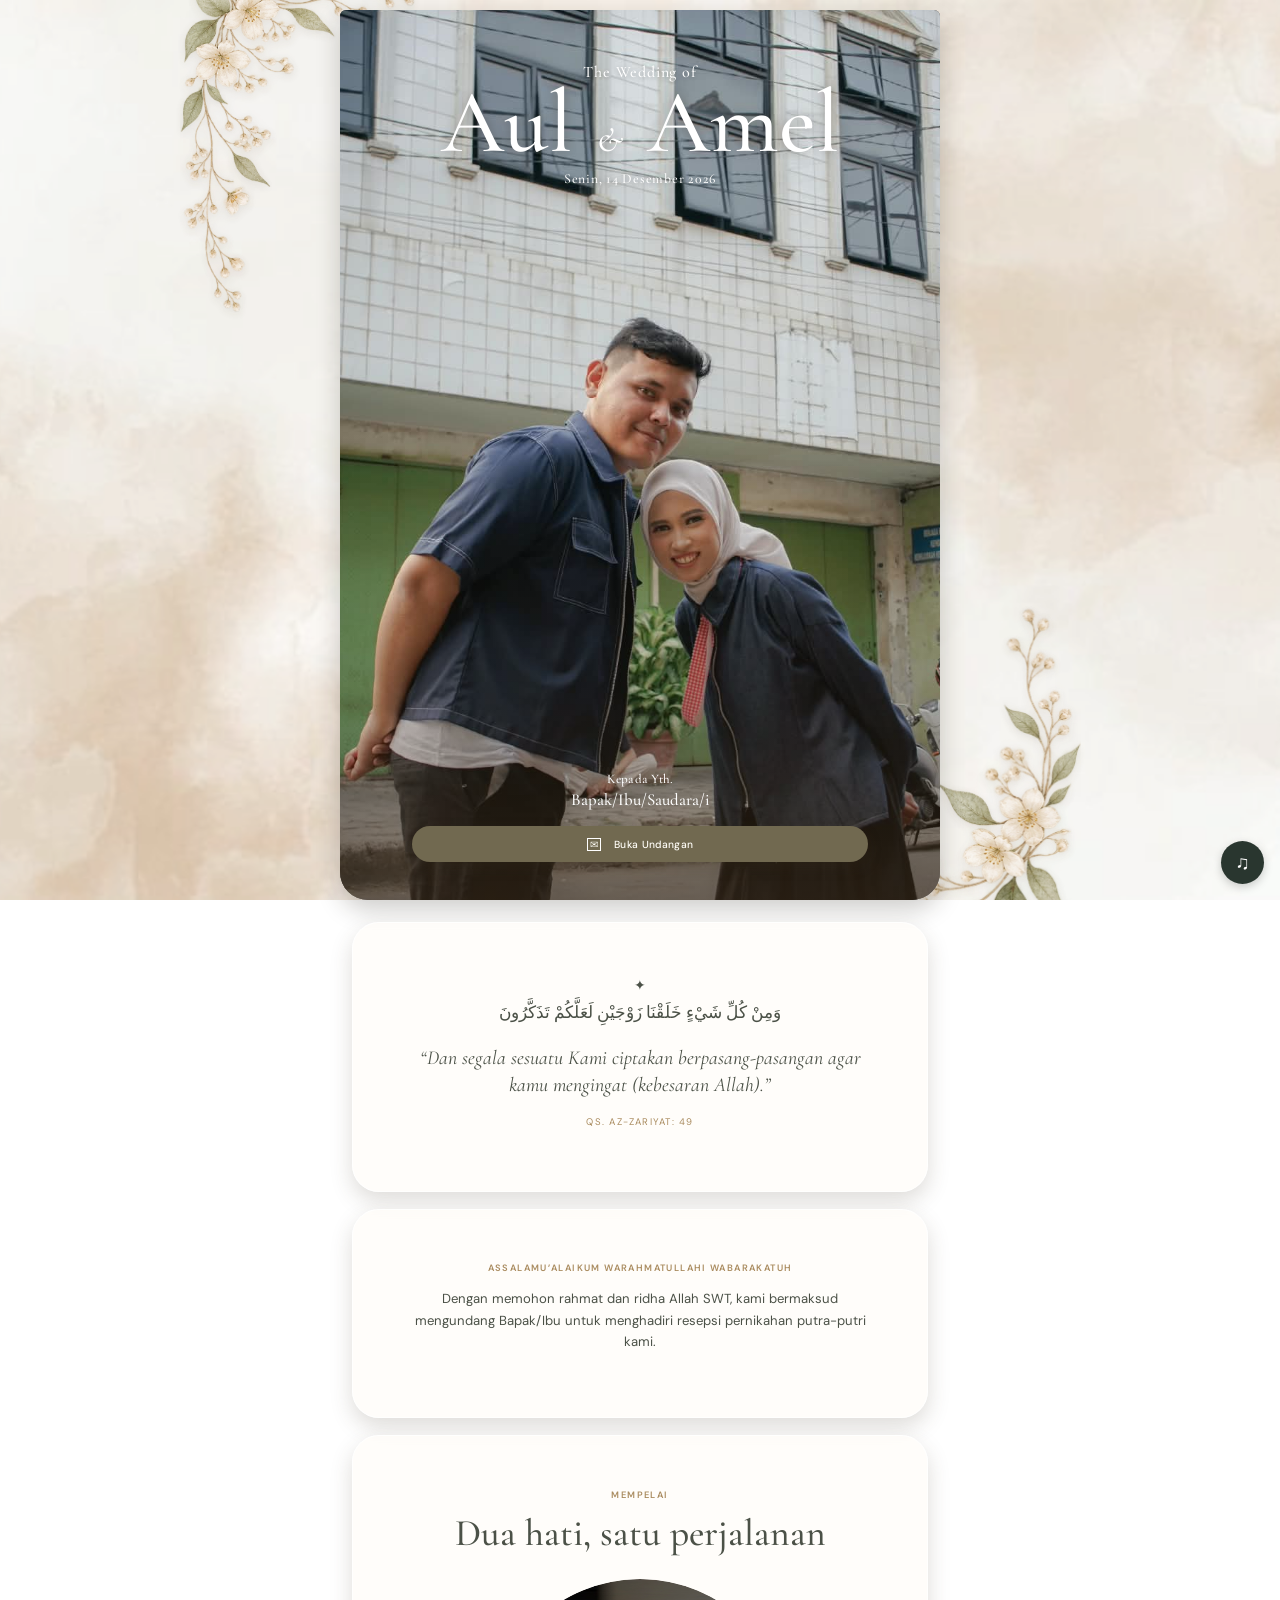
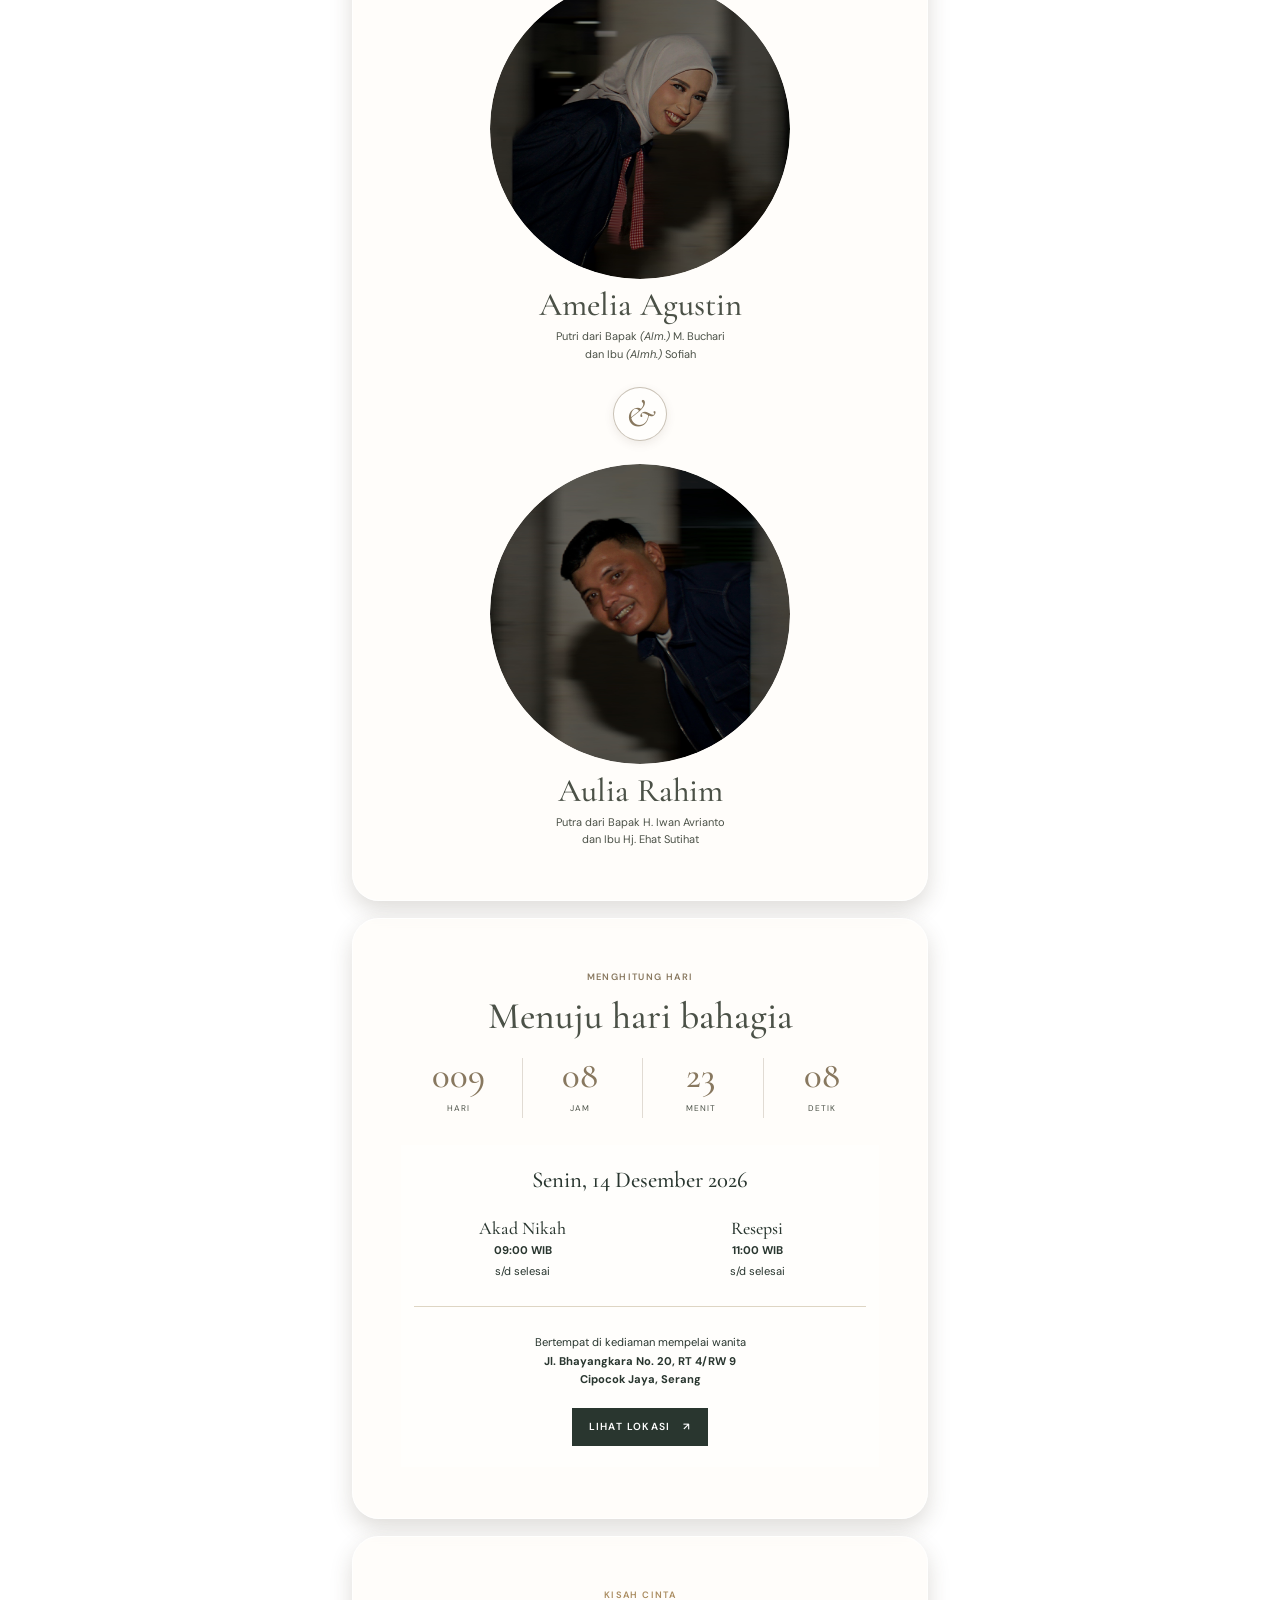
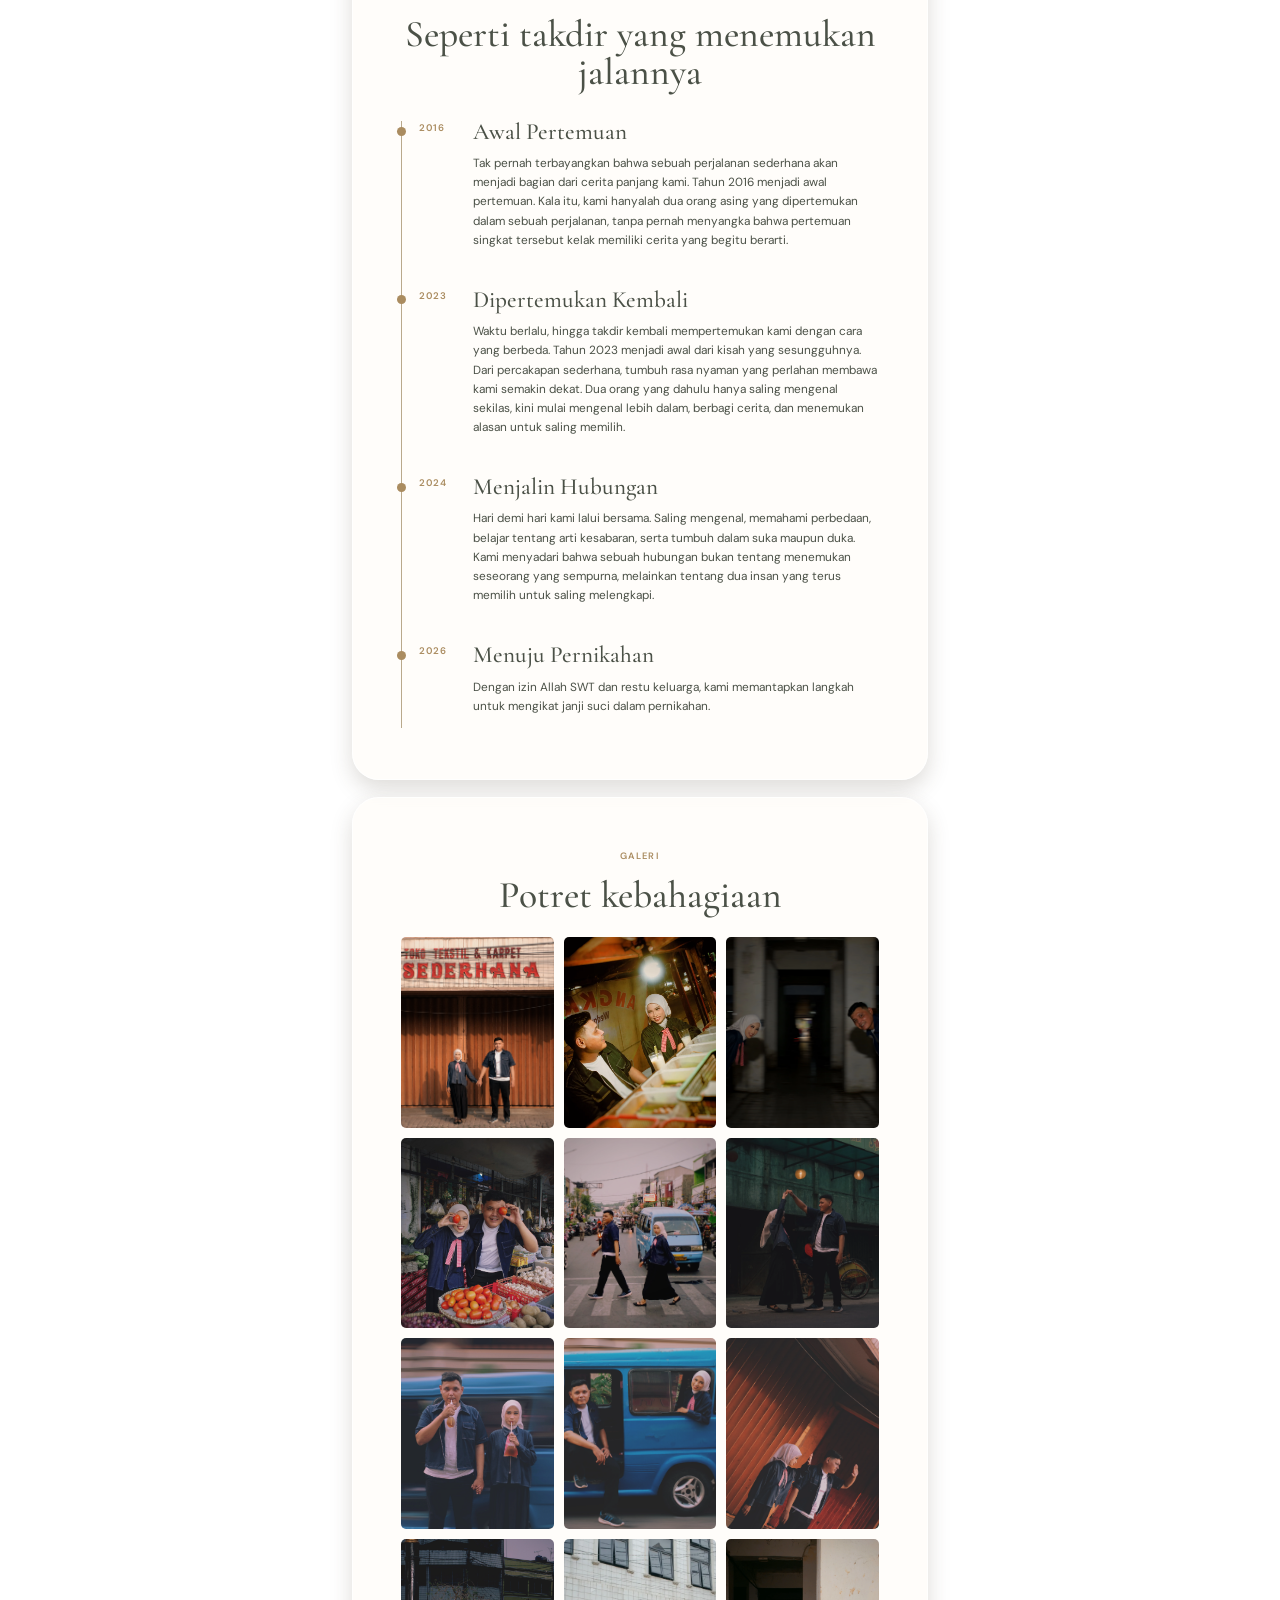
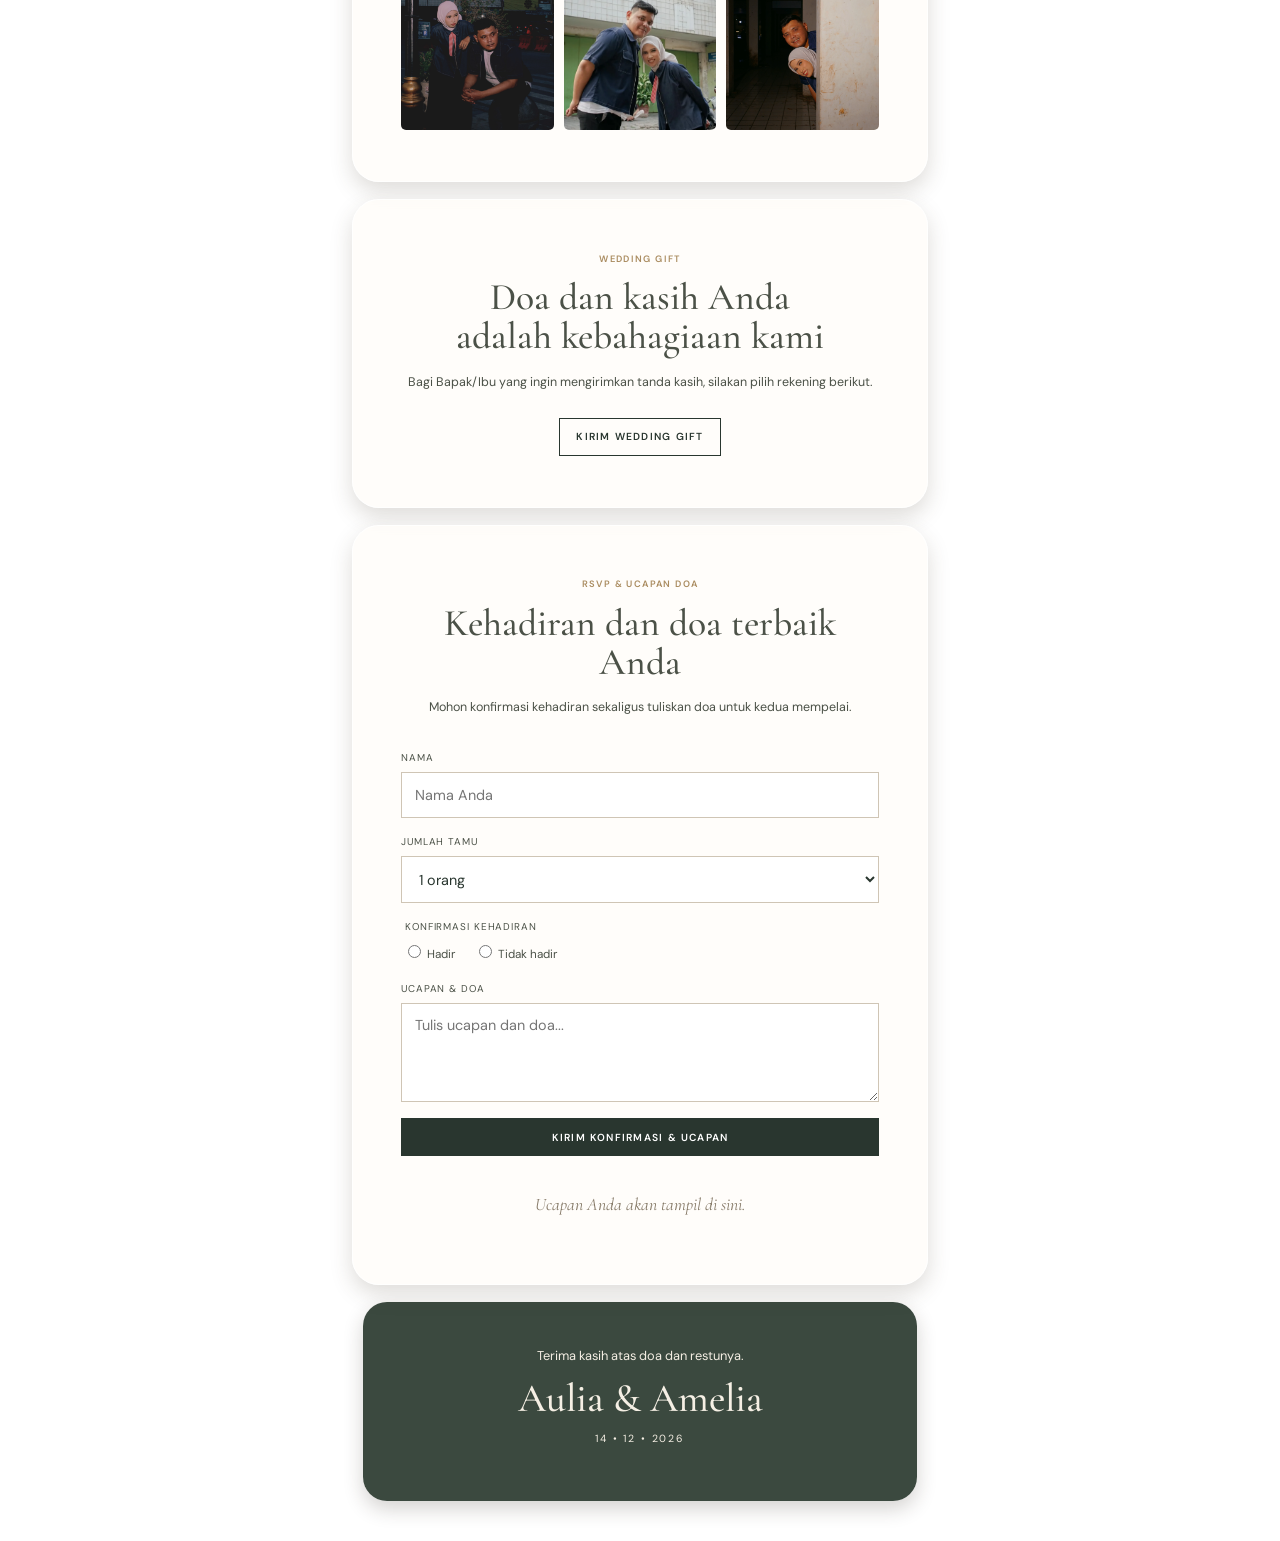
<file: index.html>
<!doctype html>
<html lang="id">
<head>
  <meta charset="utf-8">
  <meta name="viewport" content="width=device-width, initial-scale=1">
  <meta name="theme-color" content="#334238">
  <meta name="description" content="Undangan pernikahan Aulia Rahim dan Amelia Agustin">
  <link rel="canonical" href="https://undanganhati.github.io/">
  <meta property="og:type" content="website">
  <meta property="og:site_name" content="Undangan Aulia & Amelia">
  <meta property="og:title" content="Aul & Amel — Undangan Pernikahan">
  <meta property="og:description" content="Senin, 14 Desember 2026. Kami mengundang Anda untuk turut berbagi kebahagiaan.">
  <meta property="og:url" content="https://undanganhati.github.io/">
  <meta property="og:image" content="https://undanganhati.github.io/assets/photos/cover-photo-placeholder.jpeg">
  <meta property="og:image:alt" content="Aulia Rahim dan Amelia Agustin">
  <meta name="twitter:card" content="summary_large_image">
  <title>Aul & Amel — Undangan Pernikahan</title>
  <link rel="preconnect" href="https://fonts.googleapis.com">
  <link rel="preconnect" href="https://fonts.gstatic.com" crossorigin>
  <link href="https://fonts.googleapis.com/css2?family=Cormorant+Garamond:ital,wght@0,400;0,500;0,600;1,500&family=DM+Sans:wght@400;500;600&display=swap" rel="stylesheet">
  <link rel="stylesheet" href="style.css">
  <link rel="stylesheet" href="cover.css">
  <link rel="stylesheet" href="floral.css">
  <link rel="stylesheet" href="redesign.css">
</head>
<body class="is-locked">
  <audio id="bgMusic" loop preload="none"><source src="assets/music/bg-music.mp3" type="audio/mpeg"></audio>
  <div class="page-background" aria-hidden="true"></div>
  <div class="floral-layer" aria-hidden="true">
    <i class="floral floral-top-left"></i><i class="floral floral-center"></i><i class="floral floral-bottom-right"></i>
  </div>

  <main>
    <section class="cover" id="cover" aria-label="Sampul undangan">
      <div class="cover-image" role="img" aria-label="Placeholder foto pasangan pengantin"></div><div class="grain"></div>
      <div class="cover-content">
        <p class="cover-kicker">The Wedding of</p>
        <h1>Aul <span>&amp;</span> Amel</h1>
        <p class="cover-date">Senin, 14 Desember 2026</p>
        <div class="guest"><span>Kepada Yth.</span><strong id="guestName">Bapak/Ibu/Saudara/i</strong></div>
        <button class="button button-cover" id="openInvitation"><span class="envelope" aria-hidden="true">✉</span> Buka Undangan</button>
      </div>
    </section>

    <div id="invitation" aria-hidden="true">
      <section class="section quote-section">
        <div class="leaf leaf-left">✦</div>
        <p class="arabic">وَمِنْ كُلِّ شَيْءٍ خَلَقْنَا زَوْجَيْنِ لَعَلَّكُمْ تَذَكَّرُونَ</p>
        <blockquote>“Dan segala sesuatu Kami ciptakan berpasang-pasangan agar kamu mengingat (kebesaran Allah).”</blockquote>
        <p class="citation">QS. Az-Zariyat: 49</p>
      </section>

      <section class="section welcome">
        <p class="eyebrow">Assalamu’alaikum warahmatullahi wabarakatuh</p>
        <p>Dengan memohon rahmat dan ridha Allah SWT, kami bermaksud mengundang Bapak/Ibu untuk menghadiri resepsi pernikahan putra-putri kami.</p>
      </section>

      <section class="couple section" id="mempelai">
        <p class="eyebrow">Mempelai</p>
        <h2>Dua hati, satu perjalanan</h2>
        <div class="people">
          <article class="person"><img src="assets/photos/bride-placeholder.png"><h3>Amelia Agustin</h3><p>Putri dari Bapak <em>(Alm.)</em> M. Buchari <br>dan Ibu <em>(Almh.)</em> Sofiah</p></article>
          <div class="ampersand">&amp;</div>
          <article class="person"><img src="assets/photos/groom-placeholder.png"><h3>Aulia Rahim</h3><p>Putra dari Bapak H. Iwan Avrianto<br>dan Ibu Hj. Ehat Sutihat</p></article>
        </div>
      </section>

      <section class="event section" id="acara">
        <p class="eyebrow light">Menghitung Hari</p><h2>Menuju hari bahagia</h2>
        <div class="countdown" aria-label="Hitung mundur menuju akad"><div><strong id="days">000</strong><span>Hari</span></div><div><strong id="hours">00</strong><span>Jam</span></div><div><strong id="minutes">00</strong><span>Menit</span></div><div><strong id="seconds">00</strong><span>Detik</span></div></div>
        <div class="event-card"><p class="event-date">Senin, 14 Desember 2026</p><div class="event-grid"><div><span>Akad Nikah</span><strong>09:00 WIB</strong><small>s/d selesai</small></div><div><span>Resepsi</span><strong>11:00 WIB</strong><small>s/d selesai</small></div></div><hr><p class="address">Bertempat di kediaman mempelai wanita<br><strong>Jl. Bhayangkara No. 20, RT 4/RW 9<br>Cipocok Jaya, Serang</strong></p><a class="button button-dark" target="_blank" rel="noopener" href="https://maps.app.goo.gl/4QDn9wGWnda5KciC7">Lihat Lokasi <span aria-hidden="true">↗</span></a></div>
      </section>

      <section class="story section" id="kisah">
        <p class="eyebrow">Kisah Cinta</p><h2>Seperti takdir yang menemukan jalannya</h2>
        <div class="timeline">
          <article><span>2016</span><div><h3>Awal Pertemuan</h3><p>Tak pernah terbayangkan bahwa sebuah perjalanan sederhana akan menjadi bagian dari cerita panjang kami. Tahun 2016 menjadi awal pertemuan. Kala itu, kami hanyalah dua orang asing yang dipertemukan dalam sebuah perjalanan, tanpa pernah menyangka bahwa pertemuan singkat tersebut kelak memiliki cerita yang begitu berarti.</p></div></article>
          <article><span>2023</span><div><h3>Dipertemukan Kembali</h3><p>Waktu berlalu, hingga takdir kembali mempertemukan kami dengan cara yang berbeda. Tahun 2023 menjadi awal dari kisah yang sesungguhnya. Dari percakapan sederhana, tumbuh rasa nyaman yang perlahan membawa kami semakin dekat. Dua orang yang dahulu hanya saling mengenal sekilas, kini mulai mengenal lebih dalam, berbagi cerita, dan menemukan alasan untuk saling memilih.</p></div></article>
          <article><span>2024</span><div><h3>Menjalin Hubungan</h3><p>Hari demi hari kami lalui bersama. Saling mengenal, memahami perbedaan, belajar tentang arti kesabaran, serta tumbuh dalam suka maupun duka. Kami menyadari bahwa sebuah hubungan bukan tentang menemukan seseorang yang sempurna, melainkan tentang dua insan yang terus memilih untuk saling melengkapi.</p></div></article>
          <article><span>2026</span><div><h3>Menuju Pernikahan</h3><p>Dengan izin Allah SWT dan restu keluarga, kami memantapkan langkah untuk mengikat janji suci dalam pernikahan.</p></div></article>
        </div>
      </section>

      <section class="gallery section" id="galeri"><p class="eyebrow">Galeri</p><h2>Potret kebahagiaan</h2><div class="gallery-grid"><img src="assets/photos/gallery-1.webp"><img src="assets/photos/gallery-3.webp"><img src="assets/photos/gallery-4.webp"><img src="assets/photos/gallery-5.webp"><img src="assets/photos/gallery-6.webp"><img src="assets/photos/gallery-7.webp"><img src="assets/photos/gallery-8.webp"><img src="assets/photos/gallery-9.webp"><img src="assets/photos/gallery-10.webp"><img src="assets/photos/gallery-11.webp"><img src="assets/photos/gallery-12.webp"><img src="assets/photos/gallery-13.webp"></div></section>

      <section class="section gift-section" id="gift"><p class="eyebrow">Wedding Gift</p><h2>Doa dan kasih Anda<br>adalah kebahagiaan kami</h2><p>Bagi Bapak/Ibu yang ingin mengirimkan tanda kasih, silakan pilih rekening berikut.</p><button class="button button-outline" id="showGift">Kirim Wedding Gift</button></section>

      <section class="guestbook section" id="rsvp"><p class="eyebrow">RSVP &amp; Ucapan Doa</p><h2>Kehadiran dan doa terbaik Anda</h2><p>Mohon konfirmasi kehadiran sekaligus tuliskan doa untuk kedua mempelai.</p><form id="guestbookForm"><label>Nama<input required name="name" placeholder="Nama Anda"></label><label>Jumlah tamu<select name="guests"><option value="1">1 orang</option><option value="2">2 orang</option></select></label><fieldset><legend>Konfirmasi kehadiran</legend><label><input type="radio" name="attendance" value="Hadir" required> Hadir</label><label><input type="radio" name="attendance" value="Tidak hadir"> Tidak hadir</label></fieldset><label>Ucapan &amp; doa<textarea required name="wish" rows="4" placeholder="Tulis ucapan dan doa..."></textarea></label><button class="button button-dark" type="submit">Kirim Konfirmasi &amp; Ucapan</button><p class="form-note" id="guestbookMessage" aria-live="polite"></p></form><div class="wish-list" id="wishList" aria-live="polite"><p class="empty-wishes">Ucapan Anda akan tampil di sini.</p></div></section>

      <footer><p>Terima kasih atas doa dan restunya.</p><h2>Aulia &amp; Amelia</h2><p class="small">14 • 12 • 2026</p></footer>
    </div>
  </main>
  <button id="musicControl" class="music-control" aria-label="Putar musik" title="Putar musik"><span>♫</span></button>
  <dialog id="giftModal"><button class="close-modal" aria-label="Tutup">×</button><p class="eyebrow">Wedding Gift</p><h2>Tanda kasih</h2><p class="modal-intro">Terima kasih atas doa dan perhatian Anda.</p><div class="bank-card"><span>BTN</span><strong>Amelia Agustin</strong><p>39101500068216</p><button class="copy-btn" data-copy="39101500068216">Salin Nomor Rekening</button></div><div class="bank-card"><span>BCA</span><strong>Aulia Rahim</strong><p>2453838595</p><button class="copy-btn" data-copy="2453838595">Salin Nomor Rekening</button></div></dialog>
  <script src="script.js"></script>
</body>
</html>
</file>
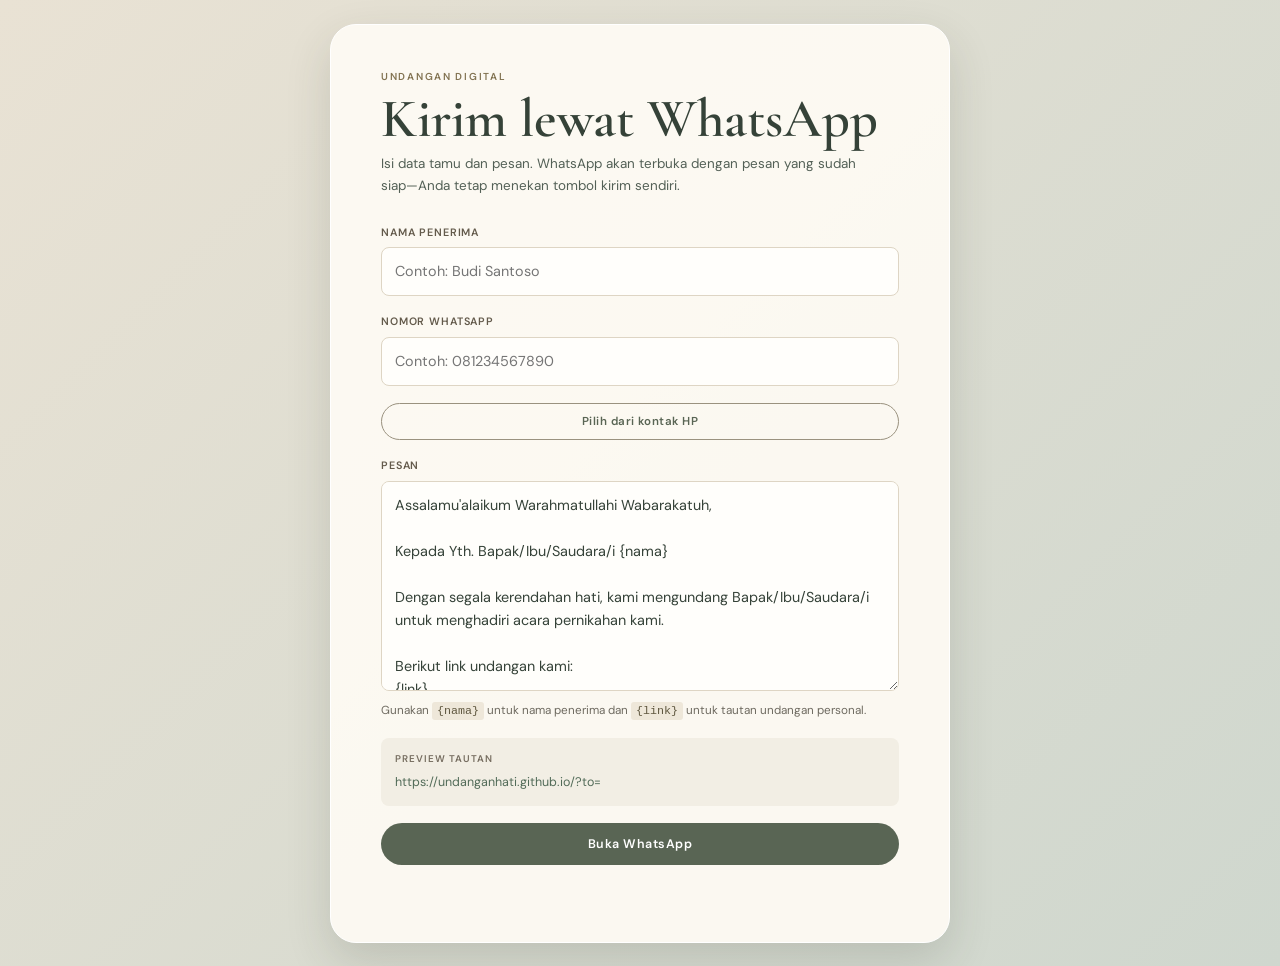
<file: kirim-undangan.html>
<!doctype html>
<html lang="id">
<head>
  <meta charset="utf-8">
  <meta name="viewport" content="width=device-width, initial-scale=1">
  <meta name="robots" content="noindex, nofollow">
  <meta name="theme-color" content="#596554">
  <title>Kirim Undangan WhatsApp</title>
  <link rel="preconnect" href="https://fonts.googleapis.com">
  <link rel="preconnect" href="https://fonts.gstatic.com" crossorigin>
  <link href="https://fonts.googleapis.com/css2?family=Cormorant+Garamond:wght@500;600&family=DM+Sans:wght@400;500;600&display=swap" rel="stylesheet">
  <link rel="stylesheet" href="kirim-undangan.css">
  <link rel="stylesheet" href="kirim-kontak.css">
</head>
<body>
  <main class="sender-card">
    <p class="eyebrow">Undangan Digital</p>
    <h1>Kirim lewat WhatsApp</h1>
    <p class="intro">Isi data tamu dan pesan. WhatsApp akan terbuka dengan pesan yang sudah siap—Anda tetap menekan tombol kirim sendiri.</p>

    <form id="senderForm">
      <label>
        Nama penerima
        <input id="recipientName" name="recipientName" autocomplete="name" required placeholder="Contoh: Budi Santoso">
      </label>

      <label>
        Nomor WhatsApp
        <input id="recipientPhone" name="recipientPhone" inputmode="tel" autocomplete="tel" required placeholder="Contoh: 081234567890">
      </label>
      <button class="contact-picker" id="contactPicker" type="button">Pilih dari kontak HP</button>

      <label>
        Pesan
        <textarea id="messageTemplate" name="messageTemplate" rows="8" required></textarea>
      </label>

      <p class="help">Gunakan <code>{nama}</code> untuk nama penerima dan <code>{link}</code> untuk tautan undangan personal.</p>

      <div class="preview">
        <span>Preview tautan</span>
        <a id="invitationLink" href="https://undanganhati.github.io/" target="_blank" rel="noopener">https://undanganhati.github.io/</a>
      </div>

      <button type="submit">Buka WhatsApp</button>
      <p class="status" id="statusMessage" aria-live="polite"></p>
    </form>
  </main>
  <script src="kirim-undangan.js"></script>
</body>
</html>
</file>
<file: style.css>
:root{--ink:#29362f;--cream:#f5f1e8;--sand:#ded5c3;--gold:#aa8c60;--white:#fffdfa;--serif:"Cormorant Garamond",Georgia,serif;--sans:"DM Sans",Arial,sans-serif}*{box-sizing:border-box}html{scroll-behavior:smooth}body{margin:0;background:var(--cream);color:var(--ink);font:400 15px/1.75 var(--sans)}body.is-locked{overflow:hidden}h1,h2,h3,p{margin-top:0}h1,h2,h3{font-family:var(--serif);font-weight:500;line-height:.95}h2{font-size:clamp(2.7rem,9vw,4.3rem);margin-bottom:1.4rem}.section{padding:5.6rem max(1.4rem,6vw);text-align:center}.eyebrow{letter-spacing:.18em;text-transform:uppercase;font-size:.67rem;font-weight:600;color:var(--gold);margin-bottom:1.1rem}.light{color:#eee6d8}.cover{min-height:100svh;position:relative;display:grid;place-items:center;color:white;text-align:center;overflow:hidden;background:#3e5148}.cover-image{position:absolute;inset:0;background:linear-gradient(0deg,rgba(15,28,22,.6),rgba(15,28,22,.28)),url("assets/photos/cover-placeholder.svg") center/cover;transform:scale(1.01)}.grain{position:absolute;inset:0;opacity:.12;background-image:radial-gradient(#fff 1px,transparent 1px);background-size:5px 5px}.cover-content{z-index:1;padding:2rem 1.25rem;width:min(90%,620px)}.cover h1{font-size:clamp(4.5rem,17vw,7.2rem);margin:.4rem 0 1.4rem;line-height:.7}.cover h1 span{font-size:.45em;font-style:italic;display:block;margin:.4em}.cover-date{letter-spacing:.1em;text-transform:uppercase;font-size:.72rem}.guest{margin:3rem auto 1.4rem;display:grid;gap:.1rem}.guest span{font-size:.7rem;letter-spacing:.15em;text-transform:uppercase}.guest strong{font:500 1.5rem var(--serif)}.button{border:1px solid transparent;cursor:pointer;display:inline-flex;gap:.8rem;align-items:center;justify-content:center;padding:.85rem 1.25rem;font:600 .72rem var(--sans);text-transform:uppercase;letter-spacing:.12em;text-decoration:none;transition:transform .2s,background .2s,color .2s}.button:hover{transform:translateY(-2px)}.button-light{background:#f8f5ed;color:var(--ink)}.button-dark{background:var(--ink);color:white}.button-outline{background:transparent;color:var(--ink);border-color:var(--ink)}.quote-section{background:#e6dfd2;position:relative}.arabic{font:500 1.4rem/2.1 var(--serif);max-width:630px;margin:0 auto 1.8rem}.quote-section blockquote{font:italic 1.7rem/1.35 var(--serif);max-width:570px;margin:0 auto 1rem}.citation{font-size:.7rem;letter-spacing:.13em;text-transform:uppercase;color:var(--gold)}.welcome{max-width:760px;margin:auto;font-size:1rem}.people{display:grid;grid-template-columns:1fr 32px 1fr;gap:1rem;align-items:center;max-width:850px;margin:3rem auto 0}.person img{display:block;width:100%;aspect-ratio:3/4;object-fit:cover;filter:sepia(.12)}.person h3{font-size:clamp(2rem,7vw,3.4rem);margin:1.1rem 0 .7rem}.person p{font-size:.75rem;line-height:1.6}.ampersand{font:italic 2.8rem var(--serif);color:var(--gold)}.event{background:var(--ink);color:#f9f4e9}.event h2{color:white}.countdown{display:grid;grid-template-columns:repeat(4,1fr);max-width:540px;margin:2.5rem auto 3rem;gap:.3rem}.countdown div{border-left:1px solid rgba(255,255,255,.22)}.countdown div:first-child{border:0}.countdown strong{font:500 clamp(2rem,8vw,3.7rem)/1 var(--serif);display:block}.countdown span{font-size:.58rem;letter-spacing:.12em;text-transform:uppercase}.event-card{background:#f9f5eb;color:var(--ink);max-width:630px;margin:auto;padding:2rem 1.35rem}.event-date{font:500 1.75rem var(--serif)}.event-grid{display:grid;grid-template-columns:1fr 1fr;gap:1rem}.event-grid div{display:grid;gap:.15rem}.event-grid span{font:500 1.35rem var(--serif)}.event-grid strong{font-size:.8rem}.event-grid small{font-size:.68rem}.event-card hr{border:0;border-top:1px solid var(--sand);margin:1.6rem 0}.address{font-size:.79rem}.event-card .button{margin-top:.8rem}.story{background:#eee8dd}.timeline{max-width:750px;margin:3rem auto 0;text-align:left}.timeline article{display:grid;grid-template-columns:55px 1fr;gap:1rem;border-left:1px solid #b9a98c;padding:0 0 2.7rem 1.5rem;position:relative}.timeline article:last-child{padding-bottom:0}.timeline article:before{content:"";width:9px;height:9px;border-radius:50%;background:var(--gold);position:absolute;left:-5px;top:.4rem}.timeline span{font:600 .72rem var(--sans);letter-spacing:.12em;color:var(--gold)}.timeline h3{font-size:1.85rem;margin:0 0 .7rem}.timeline p{font-size:.84rem;line-height:1.75}.hint{font:italic 1.1rem var(--serif);color:#7e766a}.gallery-grid{display:grid;grid-template-columns:1fr 1fr;gap:.55rem;max-width:850px;margin:2rem auto 0}.gallery-grid img{width:100%;aspect-ratio:1/1.25;object-fit:cover}.gallery-grid img:nth-child(2),.gallery-grid img:nth-child(3){margin-top:2rem}.gift-section{background:#d8cbb8}.gift-section>p:not(.eyebrow){max-width:500px;margin:0 auto 1.6rem}.rsvp{background:#fbf9f4}.rsvp>p:not(.eyebrow){max-width:520px;margin:0 auto 2rem}.rsvp form,.wishes form{max-width:500px;margin:auto;text-align:left;display:grid;gap:1rem}.rsvp label,.wishes label{font-size:.7rem;letter-spacing:.09em;text-transform:uppercase;display:grid;gap:.35rem}input,textarea,select{font:400 .9rem var(--sans);padding:.8rem;border:1px solid #cfc5b5;border-radius:0;background:white;color:var(--ink);width:100%}fieldset{border:0;padding:0;display:flex;gap:1.2rem;align-items:center}fieldset legend{font-size:.7rem;letter-spacing:.09em;text-transform:uppercase;margin-bottom:.4rem}fieldset label{display:block;text-transform:none;letter-spacing:0;font-size:.8rem}fieldset input{width:auto}.form-note{margin:0;text-align:center;color:#58715e;font-size:.8rem}.wishes{background:#eee8dd}.wish-list{max-width:500px;margin:2rem auto 0;text-align:left}.wish{background:rgba(255,255,255,.55);padding:1rem;margin-bottom:.8rem}.wish strong{font-family:var(--serif);font-size:1.35rem}.wish p{margin:0;font-size:.83rem}.empty-wishes{text-align:center;font:italic 1.1rem var(--serif);color:#867a68}footer{background:var(--ink);color:#f5efe4;text-align:center;padding:4.5rem 1.5rem}footer h2{font-size:3.5rem;margin-bottom:.8rem}footer p{font-size:.8rem}.small{letter-spacing:.18em;font-size:.65rem}.music-control{position:fixed;right:1rem;bottom:1rem;width:43px;height:43px;border:0;border-radius:50%;background:var(--ink);color:white;z-index:5;cursor:pointer;font-size:1.2rem;box-shadow:0 3px 10px #0003}.music-control.is-playing{background:var(--gold);animation:pulse 1.7s infinite}@keyframes pulse{50%{box-shadow:0 0 0 8px #aa8c6044}}dialog{border:0;width:min(92vw,440px);padding:2rem;background:#fbf7ee;color:var(--ink);box-shadow:0 12px 50px #0005;text-align:center}dialog::backdrop{background:#17231dcc}.close-modal{position:absolute;right:.65rem;top:.5rem;border:0;background:transparent;color:var(--ink);font-size:1.8rem;cursor:pointer}.modal-intro{font-size:.82rem}.bank-card{background:white;padding:1.15rem;margin-top:1rem;text-align:left}.bank-card span{font-weight:600;color:var(--gold);font-size:.75rem;letter-spacing:.12em}.bank-card strong{display:block;font:500 1.4rem var(--serif)}.bank-card p{letter-spacing:.08em;font-size:1rem;margin:.4rem 0}.copy-btn{border:0;background:transparent;padding:0;color:var(--gold);cursor:pointer;font:600 .65rem var(--sans);letter-spacing:.11em;text-transform:uppercase}@media(min-width:700px){body{font-size:16px}.section{padding:7rem max(2rem,9vw)}.people{gap:2rem;grid-template-columns:1fr 50px 1fr}.person p{font-size:.85rem}.event-card{padding:2.6rem 3rem}.timeline article{grid-template-columns:80px 1fr;padding-left:2.4rem}.gallery-grid{grid-template-columns:repeat(4,1fr)}.gallery-grid img:nth-child(2),.gallery-grid img:nth-child(3){margin-top:2.8rem}}
</file>
<file: cover.css>
/* Sampul foto portrait pasangan. */
.cover{min-height:100svh;background:#4b453d;border-radius:0 0 8px 8px}
.cover-image{background:linear-gradient(0deg,rgba(44,37,29,.57) 0%,rgba(44,37,29,.04) 53%),url("assets/photos/cover-photo-placeholder.jpeg") center/cover}
.grain{opacity:.09}.cover-content{align-self:end;padding:2rem 1.25rem 2.1rem}.cover-kicker{font:500 1rem/1 var(--serif);letter-spacing:.05em;margin:0 0 .55rem}.cover h1{font-size:clamp(3.05rem,11vw,5.5rem);margin:0 0 1.25rem;line-height:.75;text-shadow:0 1px 12px #33251a55}.cover h1 span{font-size:.48em;font-style:italic;display:inline;margin:0 .11em}.cover-date{letter-spacing:.07em;text-transform:none;font:500 1rem/1.35 var(--serif);margin:0}.guest{margin:2.5rem auto 1rem;gap:.12rem}.guest span{font:500 .95rem var(--serif);letter-spacing:.02em;text-transform:none}.guest strong{font:500 1.15rem var(--serif)}.button-cover{background:#716950;color:#fffdf7;border:0;border-radius:999px;padding:.76rem 1.4rem;text-transform:none;letter-spacing:.03em;font:500 .75rem var(--sans);box-shadow:0 5px 14px #36291c44}.envelope{border:1px solid #fff;padding:0 .13rem;line-height:1.1}@media(min-width:700px){.cover{min-height:100vh;max-width:640px;margin:auto}}
</file>
<file: floral.css>
/* Ornamen flora orisinal untuk latar undangan. */
.section:not(.event){position:relative;isolation:isolate;overflow:hidden}.section:not(.event)::before,.section:not(.event)::after{content:"";position:absolute;z-index:-1;width:250px;height:310px;background:url("assets/photos/floral-ornament.png") center/contain no-repeat;opacity:.38;pointer-events:none}.section:not(.event)::before{top:-70px;left:-105px;transform:rotate(-20deg)}.section:not(.event)::after{right:-110px;bottom:-95px;transform:rotate(160deg)}.quote-section::before,.quote-section::after{opacity:.27}.event{position:relative}.guestbook{background:#f8f5ed}.guestbook>p:not(.eyebrow){max-width:520px;margin:0 auto 2rem}.guestbook form{max-width:500px;margin:auto;text-align:left;display:grid;gap:1rem}.guestbook label{font-size:.7rem;letter-spacing:.09em;text-transform:uppercase;display:grid;gap:.35rem}.guestbook fieldset{border:0;padding:0;display:flex;gap:1.2rem;align-items:center}.guestbook fieldset legend{font-size:.7rem;letter-spacing:.09em;text-transform:uppercase;margin-bottom:.4rem}.guestbook fieldset label{display:block;text-transform:none;letter-spacing:0;font-size:.8rem}.guestbook fieldset input{width:auto}.guestbook .wish-list{max-width:500px;margin:2rem auto 0;text-align:left}
@media(max-width:480px){h2{font-size:clamp(2rem,8vw,2.45rem);line-height:1.02}.section{padding:4.3rem 1.25rem}.cover h1{font-size:clamp(2.65rem,10vw,3.35rem)}.cover-date{font-size:.9rem}.person h3{font-size:1.85rem}.event-card{padding:1.75rem 1.05rem}.event-date{font-size:1.55rem}.section:not(.event)::before,.section:not(.event)::after{width:185px;height:235px;opacity:.28}.section:not(.event)::before{left:-95px;top:-50px}.section:not(.event)::after{right:-100px;bottom:-78px}.timeline h3{font-size:1.6rem}}
</file>
<file: redesign.css>
/* ================================================================
   DESAIN UTAMA UNDANGAN
   Urutan lapisan: latar tetap → ornamen tetap → kartu → isi
   ================================================================ */

/* Warna dan tingkat transparansi kartu.
   Ubah angka terakhir di --card: .68 lebih transparan, .85 lebih pekat. */
:root {
  --card: rgba(255, 253, 248, .68);
  --card-edge: rgba(255, 255, 255, .70);
  --ink-soft: #4b5147;
  --accent: #88785f;
}

/* -------------------- LATAR & ORNAMEN TETAP -------------------- */
.page-background {
  position: fixed;
  inset: 0;
  z-index: -4;
  background: #e9e5dd url("assets/photos/bg.jpg") center / cover no-repeat;
}

.page-background::after {
  content: "";
  position: absolute;
  inset: 0;
  background: rgba(250, 248, 242, .33);
}

.floral-layer {
  position: fixed;
  inset: 0;
  z-index: -3;
  overflow: hidden;
  pointer-events: none;
}

.floral {
  position: absolute;
  display: block;
  opacity: .88;
  background-repeat: no-repeat;
  background-size: contain;
  filter: drop-shadow(0 3px 5px rgba(99, 82, 63, .12));
}

/* Naikkan nilai left agar ornamen kiri bergeser ke kanan. */
.floral-top-left {
  top: -44px;
  left: -28px;
  width: min(82vw, 420px);
  height: 360px;
  background-image: url("assets/photos/floral-ornament-kiriatas.png");
}

.floral-center {
  top: 43%;
  left: 50%;
  width: min(74vw, 390px);
  height: 330px;
  opacity: .43;
  transform: translateX(-50%);
  background-image: url("assets/photos/floral-ornament-center.png");
}

/* Naikkan nilai right agar ornamen kanan bergeser ke kiri. */
.floral-bottom-right {
  right: -20px;
  bottom: -55px;
  width: min(78vw, 410px);
  height: 370px;
  background-image: url("assets/photos/floral-ornament-kanan bawah.png");
}

/* ------------------------- COVER FOTO --------------------------- */
body {
  background: transparent;
  color: var(--ink-soft);
  font-size: 13px;
  line-height: 1.66;
}

.cover {
  min-height: calc(100svh - 6px);
  margin: 6px 6px 0;
  isolation: isolate;
  border-radius: 6px 6px 28px 28px;
  box-shadow: 0 10px 24px rgba(38, 31, 24, .22);
}

/* Foto cover dan gradasi cokelat di bagian bawah saja. */
.cover-image {
  background:
    linear-gradient(0deg, rgba(67, 48, 30, .58) 0%, rgba(67, 48, 30, .22) 24%, rgba(67, 48, 30, 0) 53%),
    url("assets/photos/cover-photo-placeholder.jpeg") center / cover;
}

.cover .grain { display: none; }

/* Angka pertama padding menentukan posisi teks cover dari atas. */
.cover-content {
  display: flex;
  align-self: stretch;
  flex-direction: column;
  width: 100%;
  max-width: 500px;
  padding: 3.35rem 1.35rem 2.35rem;
}

.cover-kicker {
  margin: 0 0 .42rem;
  font-size: 1rem;
  text-shadow: 0 1px 4px rgba(0, 0, 0, .24);
}

/* Ukuran utama nama pasangan di cover. */
.cover h1 {
  margin: 0 0 .62rem;
  font-size: clamp(3.8rem, 15vw, 5.6rem);
  line-height: .82;
}

.cover h1 span { font-size: .38em; }

.cover-date {
  font-size: .86rem;
  letter-spacing: .055em;
  text-shadow: 0 1px 4px rgba(0, 0, 0, .24);
}

/* Nama tamu dan tombol didorong otomatis ke bawah cover. */
.guest { margin: auto auto 1rem; }
.guest span { font-size: .82rem; }
.guest strong { font-size: 1.05rem; }

.button-cover {
  padding: .68rem 1.25rem;
  font-size: .7rem;
}

/* -------------------------- KARTU SECTION ---------------------- */
#invitation {
  position: relative;
  max-width: 600px;
  margin: auto;
  padding: 16px 11px 34px;
}

.section {
  overflow: hidden;
  margin: 0 0 17px;
  padding: 2.45rem 1.25rem;
  background: var(--card);
  border: 1px solid var(--card-edge);
  border-radius: 27px;
  box-shadow: 0 9px 22px rgba(74, 61, 45, .18);
  backdrop-filter: blur(5px);
}

/* Menonaktifkan ornamen lama agar hanya ornamen fixed yang tampil. */
.section:not(.event)::before,
.section:not(.event)::after { display: none; }

.eyebrow {
  margin-bottom: .7rem;
  font-size: .58rem;
  letter-spacing: .15em;
}

.section h2 {
  margin-bottom: 1rem;
  font-size: clamp(1.85rem, 7.5vw, 2.35rem);
  line-height: 1.03;
}

/* ---------------------- QUOTE & SAMBUTAN ----------------------- */
.quote-section .arabic {
  margin-bottom: 1rem;
  font-size: 1.06rem;
  line-height: 1.85;
}

.quote-section blockquote {
  font-size: 1.24rem;
  line-height: 1.35;
}

.citation { font-size: .6rem; }
.welcome { font-size: .82rem; }

/* --------------------- DATA KEDUA MEMPELAI ---------------------- */
/* Tampilan vertikal: mempelai wanita → & → mempelai pria. */
.people {
  display: block;
  margin-top: 1.6rem;
}

.person {
  max-width: 260px;
  margin: 0 auto;
}

.person img {
  display: block;
  width: min(72vw, 270px);
  height: min(72vw, 270px);
  max-height: none;
  margin: 0 auto;
  aspect-ratio: 1 / 1;
  object-fit: cover;
  object-position: center center;
  border-radius: 50%;
}

.person h3 {
  margin: .8rem 0 .5rem;
  font-size: 2.05rem;
  line-height: .88;
}

.person p {
  margin-bottom: 0;
  font-size: .69rem;
  line-height: 1.6;
}

.ampersand {
  display: grid;
  width: 54px;
  height: 54px;
  margin: 1.45rem auto;
  color: var(--accent);
  place-items: center;
  background: rgba(255, 255, 255, .43);
  border: 1px solid rgba(136, 120, 95, .45);
  border-radius: 50%;
  box-shadow: 0 3px 10px rgba(89, 71, 48, .1);
  font-size: 2.45rem;
  line-height: 1;
}

/* ------------------------ DETAIL ACARA -------------------------- */
.event {
  background: var(--card);
  color: var(--ink-soft);
}

.event h2 { color: var(--ink-soft); }
.event .eyebrow { color: var(--accent); }
.countdown { margin: 1.4rem auto 1.7rem; }
.countdown div { border-color: rgba(136, 120, 95, .25); }

.countdown strong {
  color: var(--accent);
  font-size: clamp(1.65rem, 7vw, 2.3rem);
}

.countdown span {
  color: var(--ink-soft);
  font-size: .52rem;
}

.event-card {
  padding: 1.3rem .8rem;
  background: rgba(255, 255, 255, .37);
}

.event-date { font-size: 1.42rem; }
.event-grid span { font-size: 1.12rem; }
.event-grid strong,
.event-grid small,
.address { font-size: .7rem; }
.event-card .button { margin-top: .5rem; }

/* -------------------- TIMELINE, GALERI, GIFT ------------------- */
.button {
  padding: .72rem 1rem;
  font-size: .64rem;
}

.timeline { margin-top: 1.8rem; }

.timeline article {
  grid-template-columns: 43px 1fr;
  gap: .7rem;
  padding: 0 0 1.7rem 1.05rem;
}

.timeline span { font-size: .6rem; }
.timeline h3 { font-size: 1.45rem; }

.timeline p {
  font-size: .74rem;
  line-height: 1.62;
}

.hint { font-size: .95rem; }

/* Galeri 12 foto: rapi 2 kolom di HP dan 3 kolom pada layar lebar. */
.gallery-grid {
  display: grid;
  grid-template-columns: repeat(2, minmax(0, 1fr));
  gap: 10px;
  margin-top: 1.4rem;
}

.gift-section > p:not(.eyebrow),
.rsvp > p:not(.eyebrow),
.guestbook > p:not(.eyebrow) { font-size: .78rem; }

/* --------------------- RSVP & UCAPAN / DOA ---------------------- */
.guestbook label,
.rsvp label,
.wishes label { font-size: .62rem; }

.guestbook fieldset legend { font-size: .62rem; }
.guestbook fieldset label { font-size: .73rem; }
.guestbook .wish-list { margin-top: 1.35rem; }
.wish { padding: .85rem; }
.wish strong { font-size: 1.1rem; }
.wish p { font-size: .75rem; }

/* ---------------------------- FOOTER ---------------------------- */
footer {
  margin: 0 11px 18px;
  padding: 2.7rem 1.2rem;
  background: rgba(47, 62, 52, .94);
  border-radius: 24px;
  box-shadow: 0 8px 20px rgba(43, 35, 25, .2);
}

footer h2 { font-size: 2.5rem; }

/* ---------------------- GALERI FOTO PENUH ---------------------- */
.gallery-grid img {
  width: 100%;
  margin: 0 !important;
  aspect-ratio: 4 / 5;
  object-fit: cover;
  cursor: zoom-in;
  border-radius: 5px;
  transition: transform .2s ease, filter .2s ease;
}

.gallery-grid img:hover {
  filter: brightness(.9);
  transform: scale(1.02);
}

.gallery-lightbox {
  width: min(96vw, 760px);
  max-width: none;
  max-height: 92svh;
  padding: 0;
  overflow: visible;
  background: transparent;
  border: 0;
}

.gallery-lightbox::backdrop { background: rgba(20, 20, 18, .88); }

.gallery-lightbox img {
  display: block;
  width: auto;
  max-width: 96vw;
  max-height: 88svh;
  margin: auto;
  object-fit: contain;
  border-radius: 4px;
  box-shadow: 0 12px 45px rgba(0, 0, 0, .45);
}

.gallery-lightbox-close {
  position: fixed;
  top: 16px;
  right: 16px;
  z-index: 1;
  width: 42px;
  height: 42px;
  padding: 0;
  color: white;
  cursor: pointer;
  background: rgba(0, 0, 0, .48);
  border: 1px solid rgba(255, 255, 255, .55);
  border-radius: 50%;
  font-size: 2rem;
  line-height: 1;
}

/* ------------------------ LAYAR TABLET / DESKTOP ---------------- */
@media (min-width: 700px) {
  body { font-size: 14px; }

  .cover {
    min-height: calc(100vh - 10px);
    max-width: 600px;
    margin: 10px auto 0;
  }

  #invitation {
    max-width: 620px;
    padding: 22px;
  }

  .section { padding: 3.2rem 3rem; }
  .person { max-width: 300px; }
  .person img {
    width: 300px;
    height: 300px;
  }

  .gallery-grid { grid-template-columns: repeat(3, minmax(0, 1fr)); }

  .floral-top-left { left: max(calc(50% - 460px), -20px); }
  .floral-bottom-right { right: max(calc(50% - 480px), -20px); }
}
</file>
<file: kirim-undangan.css>
:root{--ink:#354238;--paper:#fffcf5;--accent:#827352;--line:#ded5c4;--sans:"DM Sans",Arial,sans-serif;--serif:"Cormorant Garamond",Georgia,serif}*{box-sizing:border-box}body{min-height:100vh;margin:0;padding:24px 14px;background:linear-gradient(135deg,#e9e2d4,#cfd7ce);color:var(--ink);font:400 14px/1.65 var(--sans);display:grid;place-items:center}.sender-card{width:min(100%,620px);padding:36px 25px;background:rgba(255,252,245,.9);border:1px solid #fff;border-radius:26px;box-shadow:0 18px 45px rgba(52,55,43,.16)}h1{margin:0 0 8px;font:600 clamp(2.3rem,9vw,3.4rem)/.95 var(--serif)}.eyebrow{margin:0 0 8px;color:var(--accent);font-size:.63rem;font-weight:600;letter-spacing:.17em;text-transform:uppercase}.intro{max-width:480px;margin:0 0 26px;color:#536056;font-size:.84rem}form{display:grid;gap:17px}label{display:grid;gap:6px;color:#635a4b;font-size:.67rem;font-weight:600;letter-spacing:.08em;text-transform:uppercase}input,textarea{width:100%;padding:12px 13px;color:var(--ink);background:#fffefb;border:1px solid var(--line);border-radius:8px;font:400 .9rem/1.6 var(--sans);outline:none;transition:border-color .2s,box-shadow .2s}input:focus,textarea:focus{border-color:var(--accent);box-shadow:0 0 0 3px rgba(130,115,82,.14)}textarea{resize:vertical}.help{margin:-7px 0 0;color:#6e6a60;font-size:.73rem}.help code{padding:2px 5px;background:#eee7d9;border-radius:3px;color:#5f573f}.preview{padding:13px 14px;background:#f2eee4;border-radius:8px;overflow-wrap:anywhere}.preview span{display:block;margin-bottom:3px;color:#766d60;font-size:.61rem;font-weight:600;letter-spacing:.1em;text-transform:uppercase}.preview a{color:#526b58;font-size:.78rem;text-decoration:none}button{padding:13px 18px;color:white;cursor:pointer;background:#596554;border:0;border-radius:999px;font:600 .78rem var(--sans);letter-spacing:.04em;transition:transform .2s,background .2s}button:hover{background:#465340;transform:translateY(-1px)}.status{min-height:1.3em;margin:0;text-align:center;color:#9a453e;font-size:.77rem}@media(min-width:650px){.sender-card{padding:44px 50px}}
</file>
<file: kirim-kontak.css>
.contact-picker{padding:10px 14px;color:#596554;background:transparent;border:1px solid #9a927f;font-size:.72rem}.contact-picker:hover{color:white;background:#756b56}
</file>
